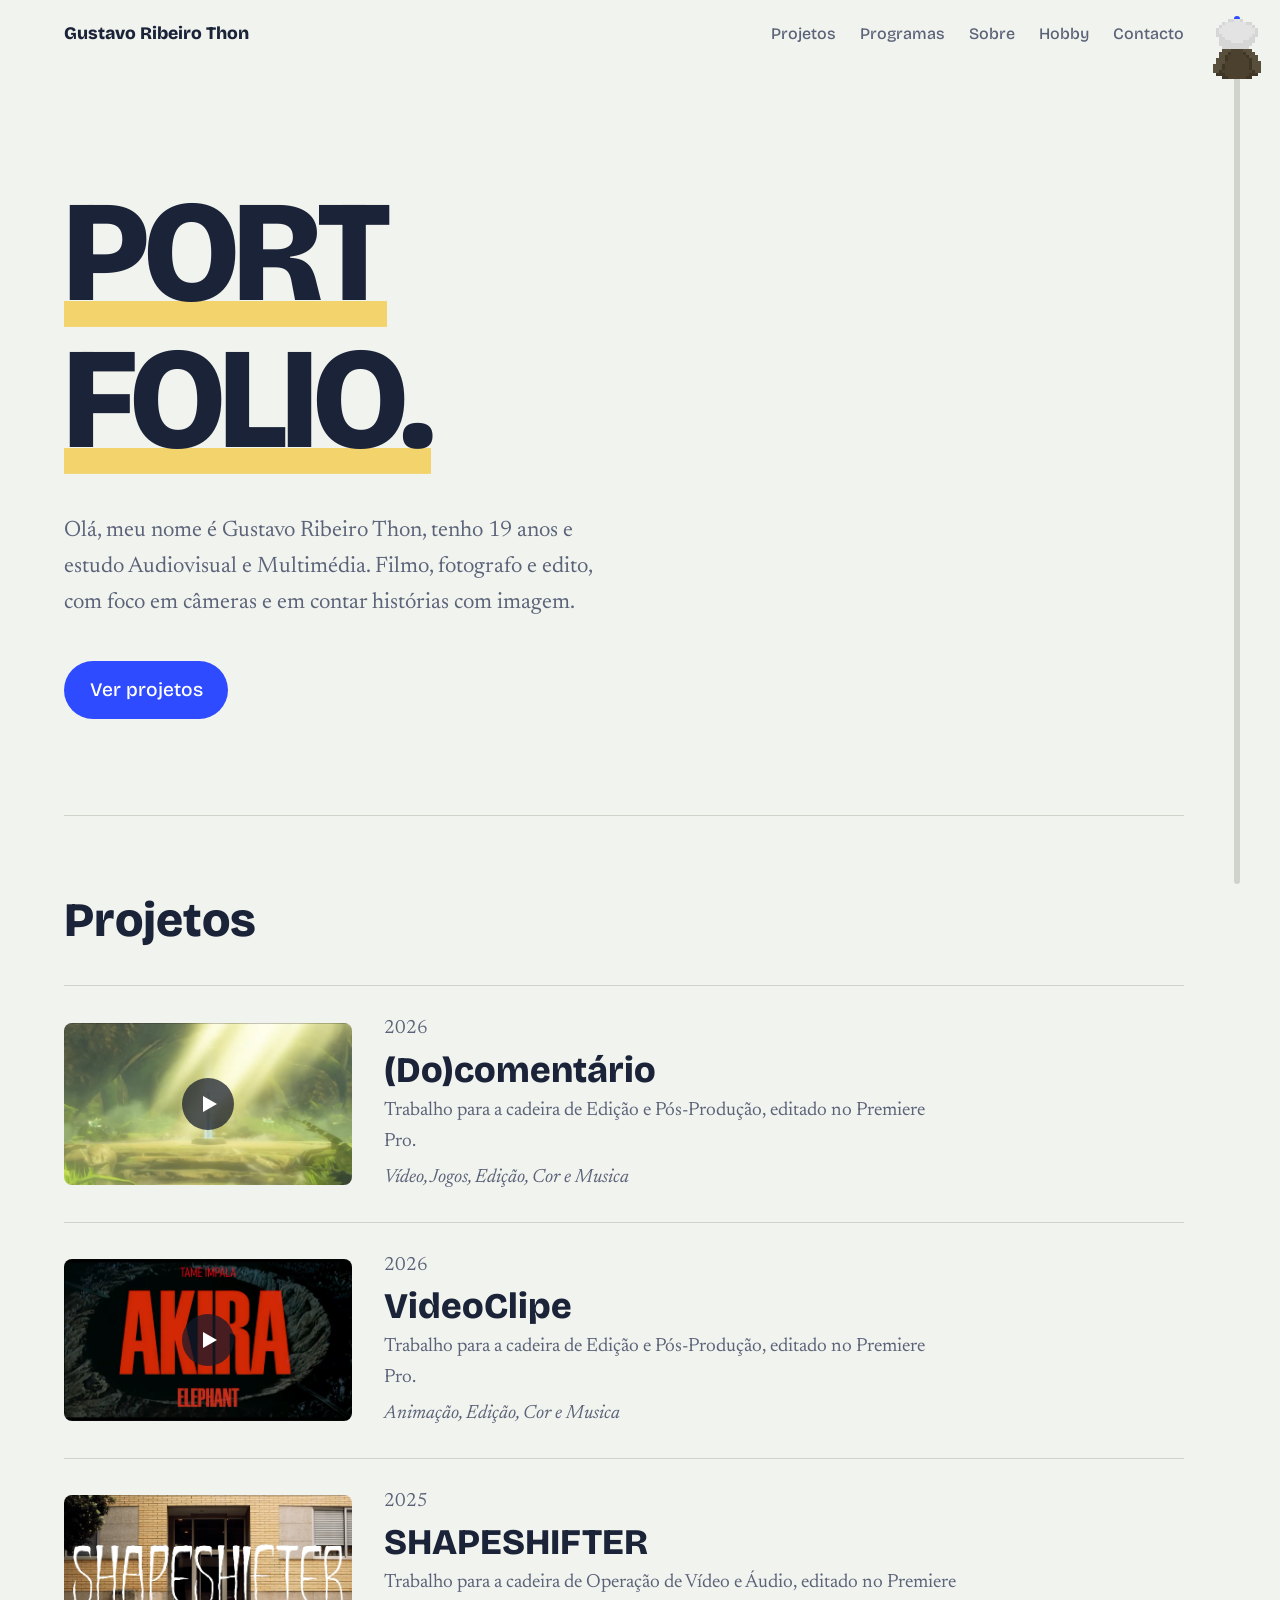
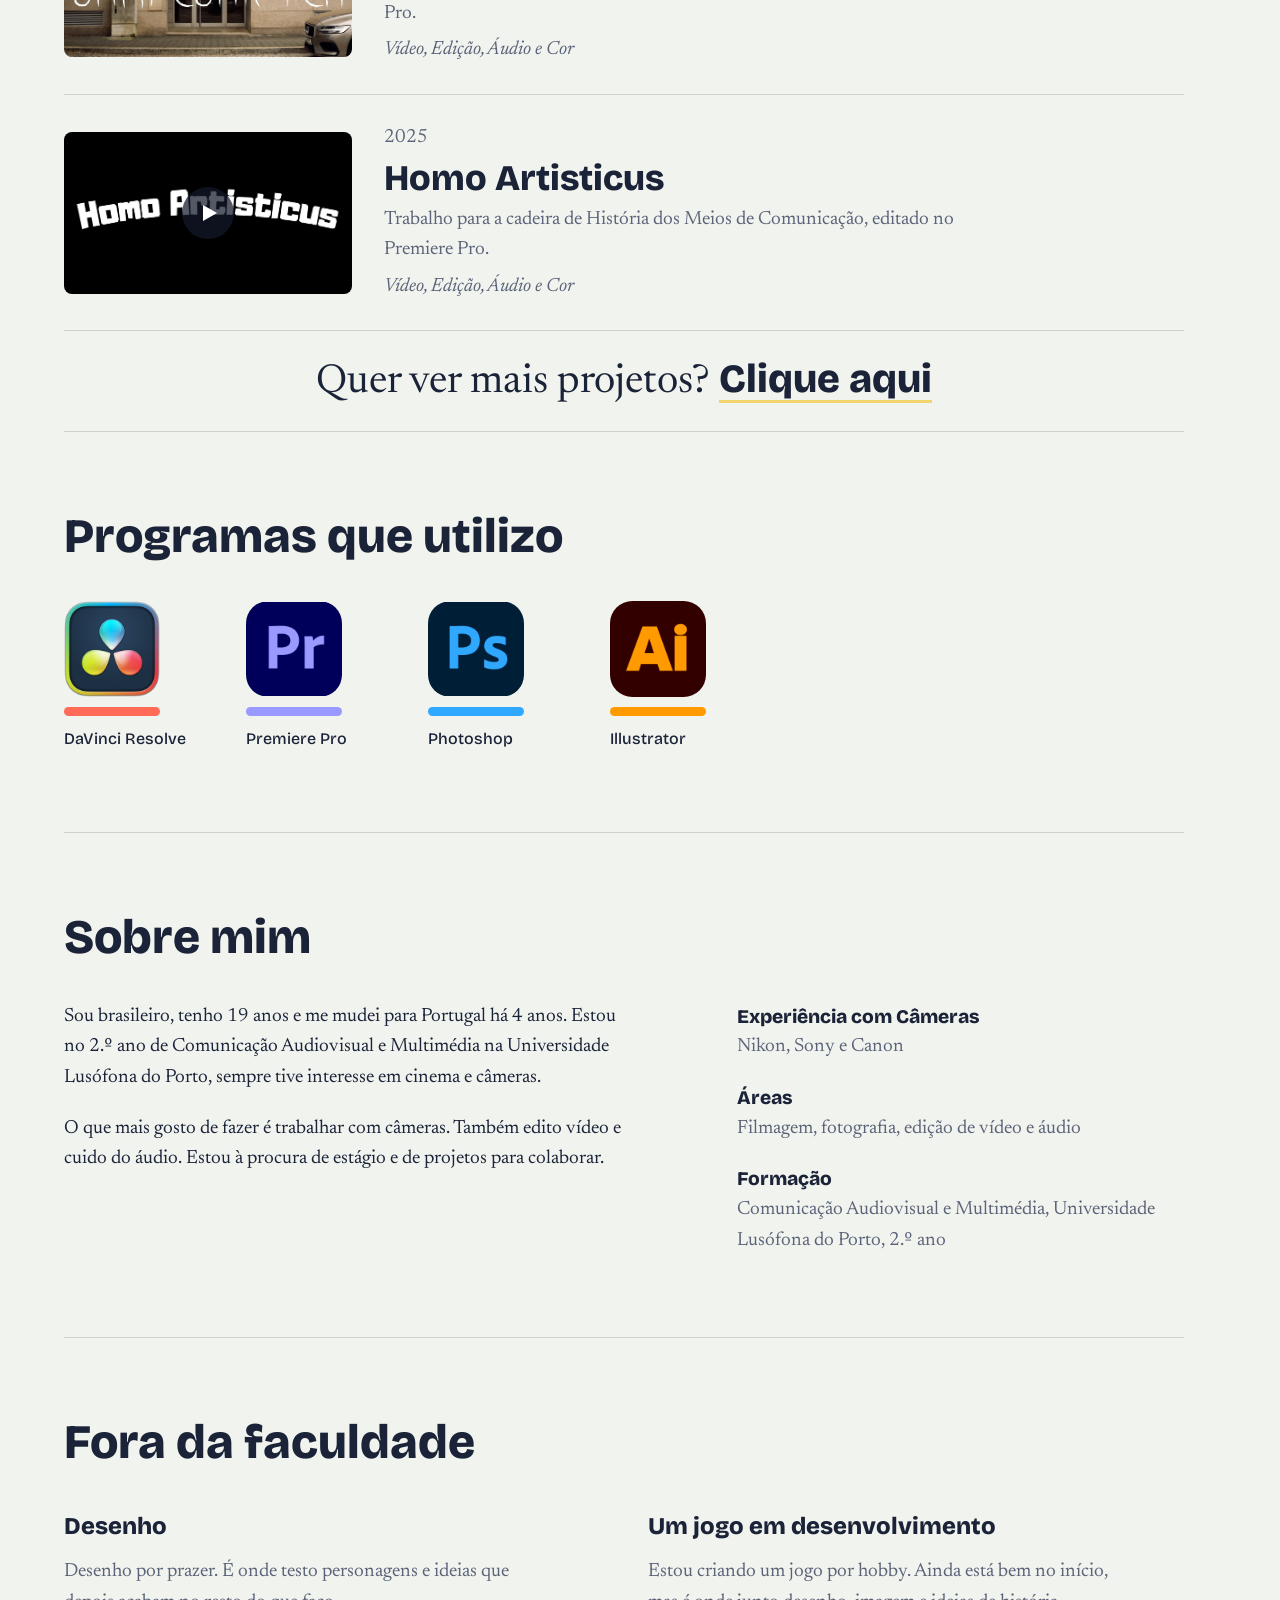
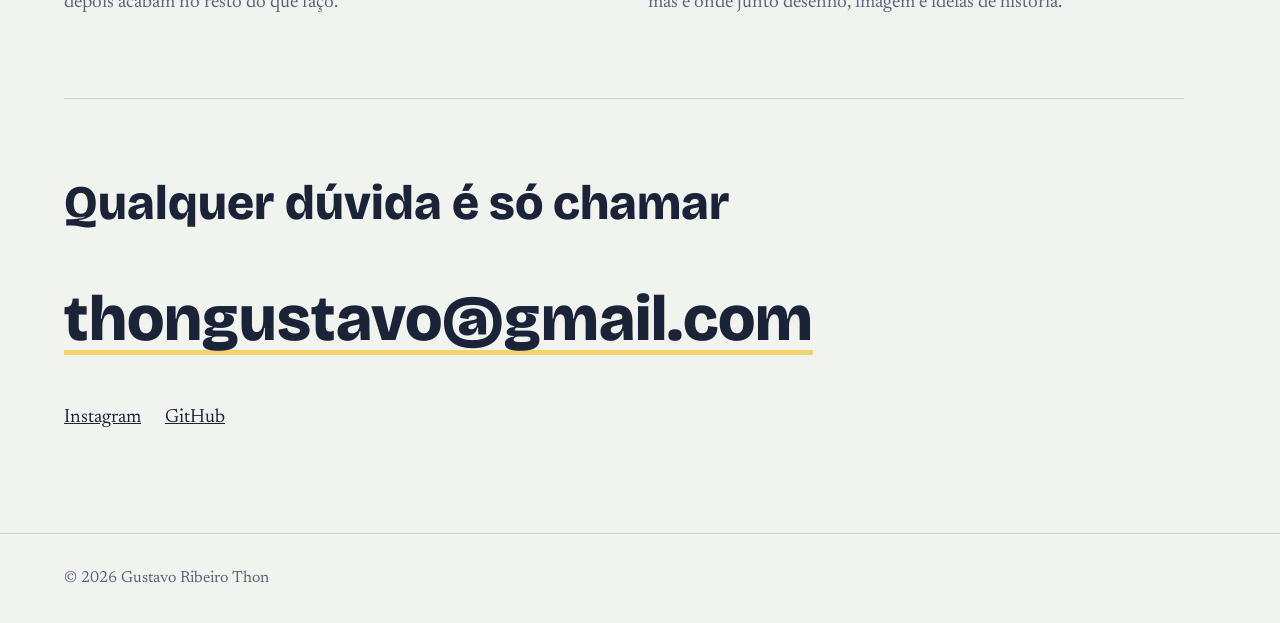
<file: index.html>
<!DOCTYPE html>
<html lang="pt-BR">
<head>
  <meta charset="UTF-8">
  <meta name="viewport" content="width=device-width, initial-scale=1">
  <title>Gustavo Ribeiro Thon – Audiovisual e Multimédia</title>
  <meta name="description" content="Portfolio de Gustavo Ribeiro Thon, estudante de Comunicação Audiovisual e Multimédia: vídeo, fotografia e áudio.">
  <link rel="preconnect" href="https://fonts.googleapis.com">
  <link rel="preconnect" href="https://fonts.gstatic.com" crossorigin>
  <link href="https://fonts.googleapis.com/css2?family=Bricolage+Grotesque:opsz,wght@12..96,500;12..96,800&family=Newsreader:ital,opsz,wght@0,6..72,400;0,6..72,500;1,6..72,400&display=swap" rel="stylesheet">
  <link rel="stylesheet" href="style.css">
  <script src="script.js" defer></script>
</head>
<body>

  <header class="topo">
    <a class="logo" href="#inicio">Gustavo Ribeiro Thon</a>
    <nav aria-label="Principal">
      <a href="#projetos">Projetos</a>
      <a href="#programas">Programas</a>
      <a href="#sobre">Sobre</a>
      <a href="#hobby">Hobby</a>
      <a href="#contacto">Contacto</a>
    </nav>
  </header>

  <main id="inicio">

    <section class="hero">
      <h1>PORT<br>FOLIO.</h1>
      <p class="hero-texto">Olá, meu nome é Gustavo Ribeiro Thon, tenho 19 anos e estudo Audiovisual e Multimédia. Filmo, fotografo e edito, com foco em câmeras e em contar histórias com imagem.</p>
      <a class="botao" href="#projetos">Ver projetos</a>
    </section>

    <section id="projetos" class="secao">
      <h2>Projetos</h2>
      <ul class="lista-projetos">


        <li>
          <a href="https://drive.google.com/file/d/1oz6kl7h2EX4sfV_T3CIg5luYnqlOi7t_/view" class="projeto" target="_blank" rel="noopener">
            <span class="projeto-capa video">
              <img src="imagens/projetos/Trabalho (Do)comentario.png" alt="Capa do Trabalho (Do)comentário">
            </span>
            <span class="projeto-info">
              <span class="projeto-ano">2026</span>
              <span class="projeto-nome">(Do)comentário</span>
              <span class="projeto-desc">Trabalho para a cadeira de Edição e Pós-Produção, editado no Premiere Pro.</span>
              <span class="projeto-tags">Vídeo, Jogos, Edição, Cor e Musica</span>
            </span>
          </a>
        </li>

        <li>
          <a href="https://drive.google.com/file/d/1bKnl2CLJq_aQhqE68ONoWmNrCmjJD7zF/view" class="projeto" target="_blank" rel="noopener">
            <span class="projeto-capa video">
              <img src="imagens/projetos/Trabalho - VideoClipe.png" alt="Capa do Trabalho VideoClipe">
            </span>
            <span class="projeto-info">
              <span class="projeto-ano">2026</span>
              <span class="projeto-nome">VideoClipe</span>
              <span class="projeto-desc">Trabalho para a cadeira de Edição e Pós-Produção, editado no Premiere Pro.</span>
              <span class="projeto-tags">Animação, Edição, Cor e Musica</span>
            </span>
          </a>
        </li>

        <li>
          <a href="https://youtu.be/1-THV-ftBX0" class="projeto" target="_blank" rel="noopener">
            <span class="projeto-capa">
              <img src="imagens/projetos/Trabalho - SHAPESHIFTER.png" alt="Capa do Trabalho SHAPESHIFTER">
            </span>
            <span class="projeto-info">
              <span class="projeto-ano">2025</span>
              <span class="projeto-nome">SHAPESHIFTER</span>
              <span class="projeto-desc">Trabalho para a cadeira de Operação de Vídeo e Áudio, editado no Premiere Pro.</span>
              <span class="projeto-tags">Vídeo, Edição, Áudio e Cor</span>
            </span>
          </a>
        </li>

        <li>
          <a href="https://www.youtube.com/watch?v=yrFZcAA7M4k" class="projeto" target="_blank" rel="noopener">
            <span class="projeto-capa video">
              <img src="imagens/projetos/Trabalho - Homo Artisticus.png" alt="Capa do Trabalho Homo Artisticus">
            </span>
            <span class="projeto-info">
              <span class="projeto-ano">2025</span>
              <span class="projeto-nome">Homo Artisticus</span>
              <span class="projeto-desc">Trabalho para a cadeira de História dos Meios de Comunicação, editado no Premiere Pro.</span>
              <span class="projeto-tags">Vídeo, Edição, Áudio e Cor</span>
            </span>
          </a>
        </li>

      </ul>

      <p class="mais-projetos">
        Quer ver mais projetos?
        <a href="trabalhos.html">Clique aqui</a>
      </p>
    </section>

    <section id="programas" class="secao">
      <h2>Programas que utilizo</h2>
      <ul class="programas">
        <li>
          <span class="icone dv" aria-hidden="true">Dv<img src="imagens/logos/davinci.png" alt="" onerror="this.remove()"></span>
          <span class="barra dv" aria-hidden="true"></span>
          <span class="programa-nome">DaVinci Resolve</span>
        </li>
        <li>
          <span class="icone pr" aria-hidden="true">Pr<img src="imagens/logos/premiere.webp" alt="" onerror="this.remove()"></span>
          <span class="barra pr" aria-hidden="true"></span>
          <span class="programa-nome">Premiere Pro</span>
        </li>
        <li>
          <span class="icone ps" aria-hidden="true">Ps<img src="imagens/logos/photoshop.webp" alt="" onerror="this.remove()"></span>
          <span class="barra ps" aria-hidden="true"></span>
          <span class="programa-nome">Photoshop</span>
        </li>
        <li>
          <span class="icone ai" aria-hidden="true">Ai<img src="imagens/logos/illustrator.webp" alt="" onerror="this.remove()"></span>
          <span class="barra ai" aria-hidden="true"></span>
          <span class="programa-nome">Illustrator</span>
        </li>
      </ul>
    </section>

    <section id="sobre" class="secao sobre">
      <h2>Sobre mim</h2>
      <div class="sobre-corpo">
        <div>
          <p>Sou brasileiro, tenho 19 anos e me mudei para Portugal há 4 anos. Estou no 2.º ano de Comunicação Audiovisual e Multimédia na Universidade Lusófona do Porto, sempre tive interesse em cinema e câmeras.</p>
          <p>O que mais gosto de fazer é trabalhar com câmeras. Também edito vídeo e cuido do áudio. Estou à procura de estágio e de projetos para colaborar.</p>
        </div>
        <dl class="competencias">
          <dt>Experiência com Câmeras</dt>
          <dd>Nikon, Sony e Canon</dd>
          <dt>Áreas</dt>
          <dd>Filmagem, fotografia, edição de vídeo e áudio</dd>
          <dt>Formação</dt>
          <dd>Comunicação Audiovisual e Multimédia, Universidade Lusófona do Porto, 2.º ano</dd>
        </dl>
      </div>
    </section>

    <section id="hobby" class="secao">
      <h2>Fora da faculdade</h2>
      <div class="hobby-corpo">
        <div class="hobby-item">
          <h3>Desenho</h3>
          <p>Desenho por prazer. É onde testo personagens e ideias que depois acabam no resto do que faço.</p>
        </div>
        <div class="hobby-item">
          <h3>Um jogo em desenvolvimento</h3>
          <p>Estou criando um jogo por hobby. Ainda está bem no início, mas é onde junto desenho, imagem e ideias de história.</p>
        </div>
      </div>
    </section>

    <section id="contacto" class="secao contacto">
      <h2>Qualquer dúvida é só chamar</h2>
      <a class="email" href="mailto:thongustavo@gmail.com">thongustavo@gmail.com</a>
      <p class="redes">
        <a href="https://www.instagram.com/o.gutho/" target="_blank" rel="noopener">Instagram</a>
        <a href="https://github.com/Gutho-OvO" target="_blank" rel="noopener">GitHub</a>
      </p>
    </section>

  </main>

  <footer class="rodape">
    <p>© 2026 Gustavo Ribeiro Thon</p>
  </footer>

  <div class="progresso" aria-hidden="true">
    <div class="progresso-fill"></div>
    <div class="personagem" data-dir="frente"></div>
  </div>

</body>
</html>
</file>
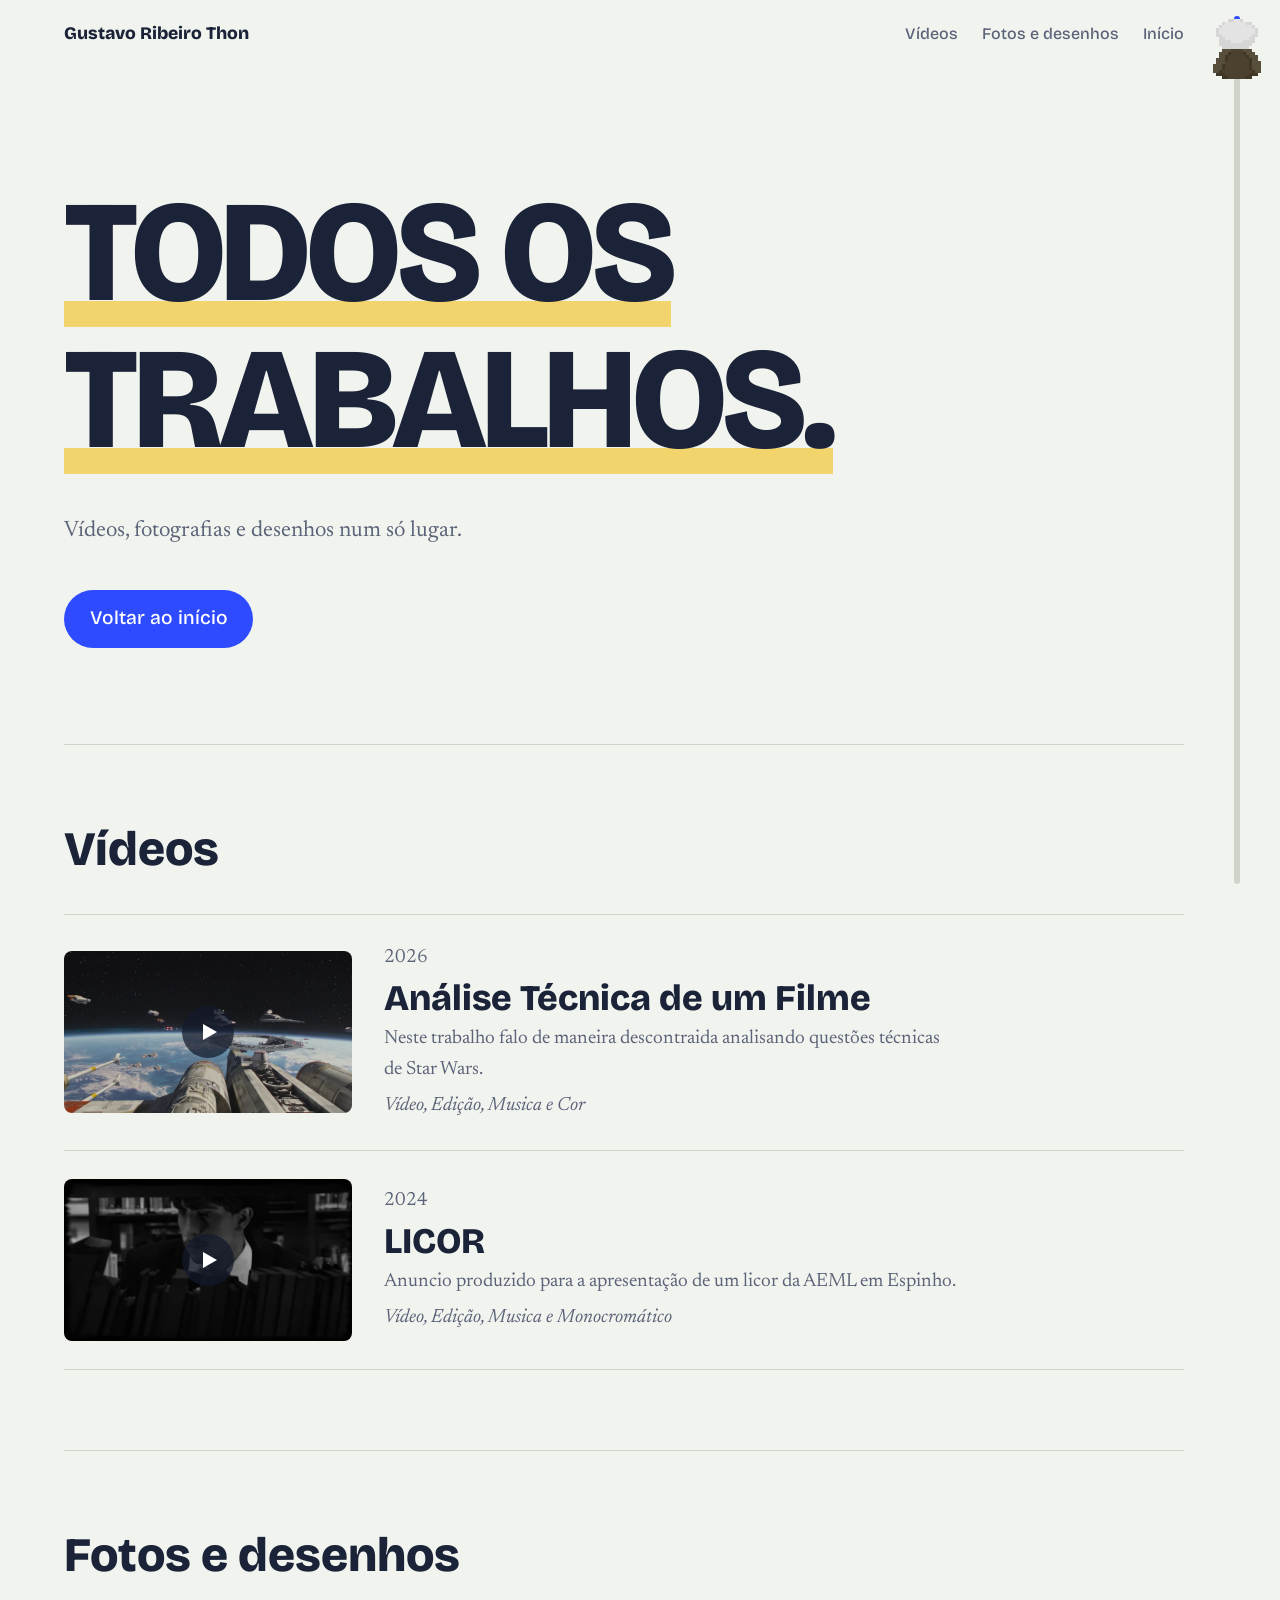
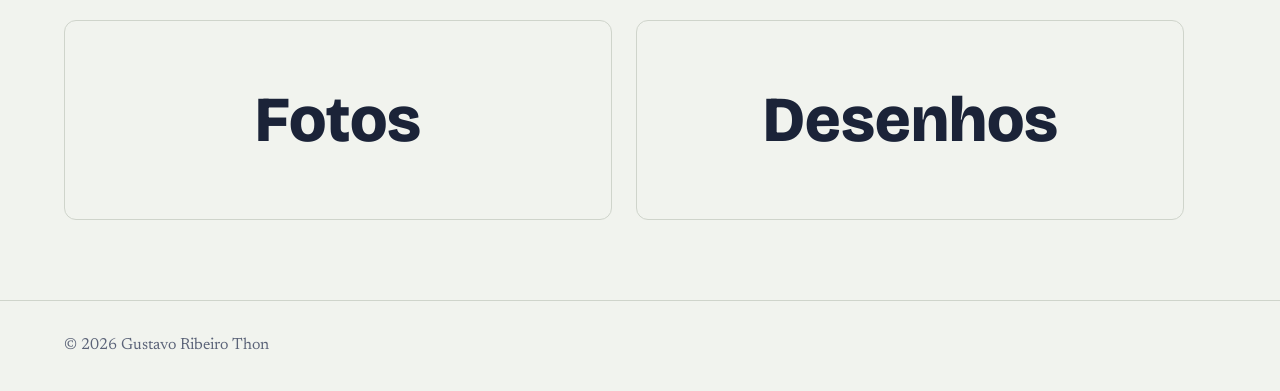
<file: trabalhos.html>
<!DOCTYPE html>
<html lang="pt-BR">
<head>
  <meta charset="UTF-8">
  <meta name="viewport" content="width=device-width, initial-scale=1">
  <title>Todos os trabalhos – Gustavo Ribeiro Thon</title>
  <meta name="description" content="Vídeos, fotografias e desenhos de Gustavo Ribeiro Thon.">
  <link rel="preconnect" href="https://fonts.googleapis.com">
  <link rel="preconnect" href="https://fonts.gstatic.com" crossorigin>
  <link href="https://fonts.googleapis.com/css2?family=Bricolage+Grotesque:opsz,wght@12..96,500;12..96,800&family=Newsreader:ital,opsz,wght@0,6..72,400;0,6..72,500;1,6..72,400&display=swap" rel="stylesheet">
  <link rel="stylesheet" href="style.css">
  <script src="script.js" defer></script>
</head>
<body>

  <header class="topo">
    <a class="logo" href="index.html">Gustavo Ribeiro Thon</a>
    <nav aria-label="Principal">
      <a href="#videos">Vídeos</a>
      <a href="#fotos-e-desenhos">Fotos e desenhos</a>
      <a href="index.html">Início</a>
    </nav>
  </header>

  <main id="inicio">

    <section class="hero">
      <h1>TODOS OS<br>TRABALHOS.</h1>
      <p class="hero-texto">Vídeos, fotografias e desenhos num só lugar.</p>
      <a class="botao" href="index.html">Voltar ao início</a>
    </section>


    <section id="videos" class="secao">
      <h2>Vídeos</h2>
      <ul class="lista-projetos">


        <li>
          <a href="https://www.youtube.com/watch?v=_gjHyOrXmIA" class="projeto" target="_blank" rel="noopener">
            <span class="projeto-capa video">
              <img src="imagens/Trabalho - analise tecnica de um filme.png" alt="Capa do vídeo">
            </span>
            <span class="projeto-info">
              <span class="projeto-ano">2026</span>
              <span class="projeto-nome">Análise Técnica de um Filme</span>
              <span class="projeto-desc">Neste trabalho falo de maneira descontraida analisando questões técnicas de Star Wars.</span>
              <span class="projeto-tags">Vídeo, Edição, Musica e Cor</span>
            </span>
          </a>
        </li>

        <li>
          <a href="https://drive.google.com/file/d/1KsdhXym0PwcxdQ9o2XrEMthRI4Qnbu4Z/view" class="projeto" target="_blank" rel="noopener">
            <span class="projeto-capa video">
              <img src="imagens/Anuncio - Licor.png" alt="Capa do vídeo">
            </span>
            <span class="projeto-info">
              <span class="projeto-ano">2024</span>
              <span class="projeto-nome">LICOR</span>
              <span class="projeto-desc">Anuncio produzido para a apresentação de um licor da AEML em Espinho.</span>
              <span class="projeto-tags">Vídeo, Edição, Musica e Monocromático</span>
            </span>
          </a>
        </li>

      </ul>
    </section>


    <section id="fotos-e-desenhos" class="secao">
      <h2>Fotos e desenhos</h2>
      <div class="links-grandes">
        <a href="https://drive.google.com/file/d/1bcUT3GwPpYhbqMY4ImH2t2EoPuLAULzm/view" target="_blank" rel="noopener">Fotos</a>
        <a href="TROQUE_PELO_LINK_DOS_DESENHOS" target="_blank" rel="noopener">Desenhos</a>
      </div>
    </section>

  </main>

  <footer class="rodape">
    <p>© 2026 Gustavo Ribeiro Thon</p>
  </footer>

  <div class="progresso" aria-hidden="true">
    <div class="progresso-fill"></div>
    <div class="personagem" data-dir="frente"></div>
  </div>

</body>
</html>
</file>
<file: style.css>
/* ===== Cores e tipos de letra: muda aqui para personalizar ===== */
:root {
  --fundo: #f1f3ee;
  --texto: #1b2338;
  --suave: #5b6378;
  --linha: #cfd4cb;
  --destaque: #2f4bff;
  --destaque-texto: #ffffff;
  --realce: #f3d36b;

  --titulos: "Bricolage Grotesque", "Helvetica Neue", Arial, sans-serif;
  --corpo: "Newsreader", Georgia, "Times New Roman", serif;
}

@media (prefers-color-scheme: dark) {
  :root {
    --fundo: #141a2b;
    --texto: #eceff6;
    --suave: #9aa3ba;
    --linha: #2c3550;
    --destaque: #8c9bff;
    --destaque-texto: #141a2b;
    --realce: #f3d36b;
  }
}

*, *::before, *::after { box-sizing: border-box; }

html { scroll-behavior: smooth; }

body {
  margin: 0;
  background: var(--fundo);
  color: var(--texto);
  font-family: var(--corpo);
  font-size: 1.2rem;
  line-height: 1.6;
}

a { color: inherit; }

a:focus-visible {
  outline: 3px solid var(--destaque);
  outline-offset: 3px;
}

h1, h2 {
  font-family: var(--titulos);
  line-height: 1.02;
  margin: 0;
}

/* ===== Topo ===== */
.topo {
  display: flex;
  justify-content: space-between;
  align-items: center;
  gap: 1rem;
  flex-wrap: wrap;
  padding: 1.25rem clamp(1.25rem, 5vw, 4rem);
}

.logo {
  font-family: var(--titulos);
  font-weight: 800;
  text-decoration: none;
  font-size: 1.1rem;
}

.topo nav { display: flex; gap: 1.5rem; }

.topo nav a {
  font-family: var(--titulos);
  font-weight: 500;
  font-size: 1rem;
  text-decoration: none;
  color: var(--suave);
}

.topo nav a:hover { color: var(--texto); }

/* ===== Secções ===== */
main { padding: 0 clamp(1.25rem, 5vw, 4rem); }

.secao {
  padding: 5rem 0;
  border-top: 1px solid var(--linha);
}

.secao h2 {
  font-size: clamp(2rem, 5vw, 3rem);
  font-weight: 800;
  margin-bottom: 2.5rem;
}

/* ===== Hero ===== */
.hero { padding: clamp(3rem, 9vw, 7rem) 0 clamp(4rem, 9vw, 6rem); }

.hero h1 {
  font-size: clamp(3.2rem, 12vw, 9rem);
  font-weight: 800;
  letter-spacing: -0.03em;
  background-image: linear-gradient(var(--realce), var(--realce));
  background-repeat: no-repeat;
  background-size: 0% 0.18em;
  background-position: 0 92%;
  display: inline;
  animation: sublinhar 0.9s 0.3s ease-out forwards;
  -webkit-box-decoration-break: clone;
  box-decoration-break: clone;
}

@keyframes sublinhar { to { background-size: 100% 0.18em; } }

.hero-texto {
  max-width: 34rem;
  margin: 2.5rem 0;
  font-size: 1.4rem;
  color: var(--suave);
}

.botao {
  display: inline-block;
  background: var(--destaque);
  color: var(--destaque-texto);
  font-family: var(--titulos);
  font-weight: 500;
  text-decoration: none;
  padding: 0.85rem 1.6rem;
  border-radius: 999px;
}

.botao:hover { filter: brightness(1.1); }

/* ===== Projetos ===== */
.lista-projetos { list-style: none; margin: 0; padding: 0; }

.lista-projetos li { border-top: 1px solid var(--linha); }
.lista-projetos li:last-child { border-bottom: 1px solid var(--linha); }

.projeto {
  display: grid;
  grid-template-columns: minmax(0, 18rem) 1fr;
  gap: 1.5rem 2rem;
  align-items: center;
  padding: 1.75rem 0;
  text-decoration: none;
}

.projeto-capa {
  position: relative;
  display: block;
  aspect-ratio: 16 / 9;
  overflow: hidden;
  border-radius: 0.5rem;
  background: var(--linha);
}

.projeto-capa img {
  display: block;
  width: 100%;
  height: 100%;
  object-fit: cover;
  transition: transform 0.3s ease;
}

.projeto:hover .projeto-capa img { transform: scale(1.04); }

/* Botão de play por cima da capa dos vídeos */
.projeto-capa.video::before {
  content: "";
  position: absolute;
  left: 50%;
  top: 50%;
  width: 3.25rem;
  height: 3.25rem;
  transform: translate(-50%, -50%);
  border-radius: 50%;
  background: rgba(20, 26, 43, 0.72);
}

.projeto-capa.video::after {
  content: "";
  position: absolute;
  left: calc(50% + 0.15rem);
  top: 50%;
  transform: translate(-50%, -50%);
  border-left: 0.9rem solid #fff;
  border-top: 0.55rem solid transparent;
  border-bottom: 0.55rem solid transparent;
}

.projeto-info { display: flex; flex-direction: column; gap: 0.35rem; }

.projeto-ano { color: var(--suave); }

.projeto-nome {
  font-family: var(--titulos);
  font-weight: 800;
  font-size: clamp(1.5rem, 3.5vw, 2.25rem);
  line-height: 1.1;
}

.projeto:hover .projeto-nome { color: var(--destaque); }

.projeto-desc { color: var(--suave); max-width: 36rem; }

.projeto-tags { color: var(--suave); font-style: italic; }

@media (max-width: 720px) {
  .projeto { grid-template-columns: 1fr; gap: 1rem; }
}

/* ===== Sobre ===== */
.sobre-corpo {
  display: grid;
  grid-template-columns: 1.4fr 1fr;
  gap: 3rem;
}

.sobre-corpo p { margin: 0 0 1.25rem; max-width: 36rem; }

.competencias { margin: 0; }

.competencias dt {
  font-family: var(--titulos);
  font-weight: 800;
  margin-top: 1.25rem;
}

.competencias dt:first-child { margin-top: 0; }
.competencias dd { margin: 0; color: var(--suave); }

/* ===== Contacto ===== */
.email {
  font-family: var(--titulos);
  font-weight: 800;
  font-size: clamp(1.6rem, 6vw, 4rem);
  text-decoration-thickness: 0.08em;
  text-underline-offset: 0.15em;
  text-decoration-color: var(--realce);
  word-break: break-word;
}

.email:hover { text-decoration-color: var(--destaque); }

.redes { display: flex; gap: 1.5rem; margin-top: 2rem; }

/* ===== Rodapé ===== */
.rodape {
  padding: 2rem clamp(1.25rem, 5vw, 4rem);
  color: var(--suave);
  font-size: 1rem;
  border-top: 1px solid var(--linha);
}

.rodape p { margin: 0; }

/* ===== Telemóvel ===== */
@media (max-width: 720px) {
  .sobre-corpo { grid-template-columns: 1fr; gap: 2rem; }
}

@media (prefers-reduced-motion: reduce) {
  html { scroll-behavior: auto; }
  .hero h1 { animation: none; background-size: 100% 0.18em; }
  .projeto-capa img { transition: none; }
}

/* ===== Programas ===== */
.programas {
  list-style: none;
  margin: 0;
  padding: 0;
  display: grid;
  grid-template-columns: repeat(auto-fit, minmax(8rem, 1fr));
  gap: 2rem 1.5rem;
  max-width: 44rem;
}

.programas li { display: flex; flex-direction: column; align-items: flex-start; }

.icone {
  display: grid;
  place-items: center;
  width: 6rem;
  height: 6rem;
  border-radius: 1.4rem;
  font-family: var(--titulos);
  font-weight: 800;
  font-size: 2.4rem;
  letter-spacing: -0.02em;
}

.barra {
  width: 6rem;
  height: 0.6rem;
  margin-top: 0.6rem;
  border-radius: 999px;
}

.programa-nome {
  margin-top: 0.6rem;
  font-family: var(--titulos);
  font-weight: 500;
  font-size: 1rem;
}

.icone.pr { background: #00005b; color: #9999ff; }
.barra.pr { background: #9999ff; }
.icone.dv { background: #26262b; color: #f2f2f2; }
.barra.dv { background: #ff6b57; }
.icone.ps { background: #001e36; color: #31a8ff; }
.barra.ps { background: #31a8ff; }
.icone.ai { background: #330000; color: #ff9a00; }
.barra.ai { background: #ff9a00; }

/* ===== Hobby ===== */
.hobby-corpo {
  display: grid;
  grid-template-columns: 1fr 1fr;
  gap: 3rem;
}

.hobby-item h3 {
  font-family: var(--titulos);
  font-weight: 800;
  font-size: 1.5rem;
  margin: 0 0 0.75rem;
}

.hobby-item p { margin: 0; max-width: 30rem; color: var(--suave); }

@media (max-width: 720px) {
  .hobby-corpo { grid-template-columns: 1fr; gap: 2rem; }
}

/* ===== Barra de progresso na lateral direita, com o Newt a descer ===== */
.progresso {
  --s: 3px;                       /* tamanho de cada pixel do desenho */
  --larg: calc(18 * var(--s));
  --alt: calc(22 * var(--s));
  --folga: 1rem;                  /* distância às bordas da tela */
  position: fixed;
  top: var(--folga);
  bottom: var(--folga);
  right: calc(var(--larg) / 2 + var(--folga) - 0.2rem);
  width: 0.4rem;
  border-radius: 999px;
  background: var(--linha);
  z-index: 20;
  pointer-events: none;
}

.progresso-fill {
  width: 100%;
  height: calc(var(--p, 0) * (100% - var(--alt)) + var(--alt) / 2);
  border-radius: 999px;
  background: var(--destaque);
}

.personagem {
  --linha-sprite: 0;              /* 0 parado de frente, 1 parado de costas, 2 e 3 a andar */
  position: absolute;
  left: calc(50% - var(--larg) / 2);
  top: calc((100% - var(--alt)) * var(--p, 0));
  width: var(--larg);
  height: var(--alt);
  background: url("imagens/newt.png") no-repeat;
  background-size: calc(4 * var(--larg)) calc(4 * var(--alt));
  background-position: 0 calc(var(--linha-sprite) * var(--alt) * -1);
  image-rendering: pixelated;
}

.personagem[data-dir="costas"] { --linha-sprite: 1; }
.personagem.andando { --linha-sprite: 2; }
.personagem.andando[data-dir="costas"] { --linha-sprite: 3; }

.personagem.andando {
  animation: andar 0.5s steps(4) infinite;
}

@keyframes andar {
  from { background-position-x: 0; }
  to   { background-position-x: calc(var(--larg) * -4); }
}

/* Deixa espaço à direita para o personagem não tapar o texto */
.topo, main, .rodape { padding-right: max(clamp(1.25rem, 5vw, 4rem), 6rem); }

@media (max-width: 720px) {
  .progresso { --s: 2px; }
  .topo, main, .rodape { padding-right: 4.5rem; }
}

@media (prefers-reduced-motion: reduce) {
  .personagem.andando { animation: none; --linha-sprite: 0; }
  .personagem.andando[data-dir="costas"] { --linha-sprite: 1; }
}

/* ===== Logos dos programas ===== */
.icone { position: relative; overflow: hidden; }

.icone img {
  position: absolute;
  inset: 0;
  width: 100%;
  height: 100%;
  object-fit: contain;
}

/* Quando o logo existe, esconde a sigla e o fundo colorido */
.programas .icone:has(img) { background: transparent; color: transparent; }

/* ===== Link para mais projetos ===== */
#projetos { padding-bottom: 0; }

.mais-projetos {
  margin: 0;
  padding: 1.5rem 0;
  text-align: center;
  font-size: clamp(1.6rem, 4vw, 2.5rem);
  line-height: 1.2;
}

.mais-projetos a {
  font-family: var(--titulos);
  font-weight: 800;
  text-decoration-thickness: 0.08em;
  text-underline-offset: 0.2em;
  text-decoration-color: var(--realce);
}

.mais-projetos a:hover {
  color: var(--destaque);
  text-decoration-color: var(--destaque);
}

/* ===== Galeria (fotos e desenhos) ===== */
.galeria {
  columns: 15rem;
  column-gap: 1rem;
  list-style: none;
  margin: 0;
  padding: 0;
}

.galeria li {
  break-inside: avoid;
  margin-bottom: 1rem;
}

.galeria a {
  display: block;
  overflow: hidden;
  border-radius: 0.5rem;
  background: var(--linha);
}

.galeria img {
  display: block;
  width: 100%;
  height: auto;
  transition: transform 0.3s ease;
}

.galeria a:hover img { transform: scale(1.04); }

@media (prefers-reduced-motion: reduce) {
  .galeria img { transition: none; }
}

/* ===== Links grandes (fotos e desenhos) ===== */
.links-grandes {
  display: grid;
  grid-template-columns: 1fr 1fr;
  gap: 1.5rem;
}

.links-grandes a {
  display: block;
  padding: clamp(2rem, 6vw, 4rem) 1.5rem;
  border: 1px solid var(--linha);
  border-radius: 0.75rem;
  text-align: center;
  text-decoration: none;
  font-family: var(--titulos);
  font-weight: 800;
  font-size: clamp(2rem, 6vw, 4rem);
  line-height: 1.1;
  transition: border-color 0.2s ease, color 0.2s ease;
}

.links-grandes a:hover {
  color: var(--destaque);
  border-color: var(--destaque);
}

@media (max-width: 720px) {
  .links-grandes { grid-template-columns: 1fr; }
}
</file>
